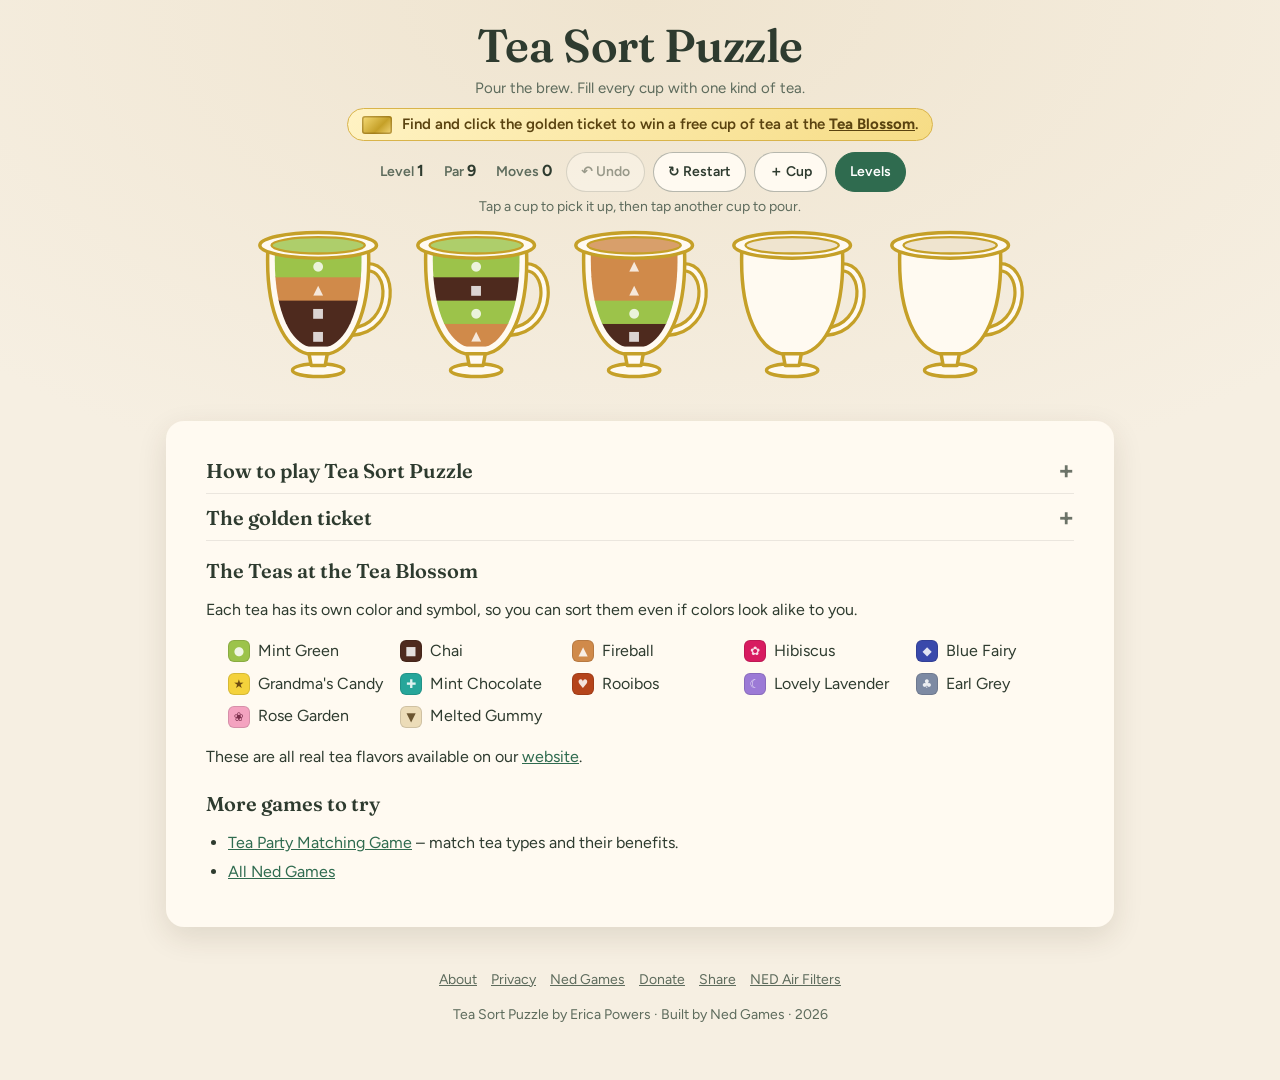
<file: index.html>
<!doctype html>
<html lang="en">
<head>
  <meta charset="utf-8">
  <meta name="viewport" content="width=device-width, initial-scale=1, viewport-fit=cover">
  <script async src="https://nedtraffic.replit.app/api/tracker.js" data-site="439bd1c2-f72c-4d14-81dc-ada761cb3c0f"></script>
  <title>Tea Sort Puzzle by Erica Powers – Free Tea Pouring Puzzle (80 Levels)</title>
  <meta name="description" content="Play Tea Sort Puzzle by Erica Powers free in your browser. Pour the tea until every cup holds one kind. 80 levels, plus a golden ticket to find.">
  <link rel="canonical" href="https://teasort.nedwebservices.com/">
  <!-- GOOGLE-VERIFICATION: paste the google-site-verification meta tag from Search Console on the next line -->

  <meta name="theme-color" content="#2f6b4f">
  <meta name="author" content="Erica Powers">
  <meta property="og:type" content="website">
  <meta property="og:site_name" content="Tea Sort Puzzle">
  <meta property="og:title" content="Tea Sort Puzzle by Erica Powers">
  <meta property="og:description" content="Pour the brew. Fill every cup with one kind of tea. 80 free levels, and a golden ticket to find.">
  <meta property="og:url" content="https://teasort.nedwebservices.com/">
  <meta property="og:image" content="https://teasort.nedwebservices.com/og-image.png">
  <meta property="og:image:width" content="1200">
  <meta property="og:image:height" content="630">
  <meta name="twitter:card" content="summary_large_image">
  <meta name="twitter:title" content="Tea Sort Puzzle by Erica Powers">
  <meta name="twitter:description" content="Pour the brew. Fill every cup with one kind of tea. 80 free levels, and a golden ticket to find.">
  <meta name="twitter:image" content="https://teasort.nedwebservices.com/og-image.png">
  <link rel="icon" href="favicon.svg" type="image/svg+xml">
  <link rel="preconnect" href="https://fonts.googleapis.com">
  <link rel="preconnect" href="https://fonts.gstatic.com" crossorigin>
  <link rel="stylesheet" href="https://fonts.googleapis.com/css2?family=Figtree:wght@400;600;700&family=Fraunces:opsz,wght@9..144,600&display=swap">
  <link rel="stylesheet" href="style.css?v=15">
  <script type="application/ld+json">
  {"@context":"https://schema.org","@type":"VideoGame","name":"Tea Sort Puzzle","url":"https://teasort.nedwebservices.com/","description":"Free tea pouring puzzle with 80 levels. Pour the brew until every cup holds one kind of tea.","genre":"Puzzle","gamePlatform":"Web browser","applicationCategory":"Game","operatingSystem":"Any","image":"https://teasort.nedwebservices.com/og-image.png","offers":{"@type":"Offer","price":"0","priceCurrency":"USD"},"author":{"@type":"Person","name":"Erica Powers"},"publisher":{"@type":"Organization","name":"Ned Games","url":"https://www.nedairfilters.com/games"}}
  </script>
</head>
<body>
  <svg width="0" height="0" style="position:absolute" aria-hidden="true" focusable="false">
    <defs>
      <clipPath id="cupInside" clipPathUnits="userSpaceOnUse">
        <path d="M18,27 C16,80 32,106 47,110 L63,110 C78,106 94,80 92,27 Z"/>
      </clipPath>
    </defs>
  </svg>
  <header class="site-header wrap">
    <h1>Tea Sort Puzzle</h1>
    <p class="tagline">Pour the brew. Fill every cup with one kind of tea.</p>
    <p class="ticket-promo"><span class="mini-ticket" aria-hidden="true"></span><span id="promoText">Find and click the golden ticket to win a free cup of tea at the <a href="https://ateapartyinabox.com/pages/the-tea-blossom">Tea Blossom</a>.</span></p>
  </header>

  <main class="wrap">
    <section class="board-area" aria-label="Game">
      <div class="toolbar" role="toolbar" aria-label="Game controls">
        <span class="stat">Level <b id="levelNum">1</b></span>
        <span class="stat">Par <b id="parNum">–</b></span>
        <span class="stat">Moves <b id="moveCount">0</b></span>
        <button class="chip" id="undoBtn" type="button" aria-label="Undo last pour">↶ Undo</button>
        <button class="chip" id="restartBtn" type="button">↻ Restart</button>
        <button class="chip" id="extraBtn" type="button" title="One extra empty cup per level">＋ Cup</button>
        <button class="chip primary" id="levelsBtn" type="button">Levels</button>
        <button class="chip gold" id="myTicketBtn" type="button" hidden>🎟️ My ticket</button>
      </div>
      <p id="hintText" class="hint-text" aria-live="polite"></p>
      <div id="board" class="board"></div>
      <noscript><p class="hint-text">Tea Sort Puzzle needs JavaScript turned on to play.</p></noscript>
    </section>

    <section class="content" id="how-to-play">
      <details class="fold">
      <summary><h2>How to play Tea Sort Puzzle</h2></summary>
      <p>Tea Sort Puzzle is a free, relaxing pouring puzzle you play right in your browser. Every cup starts with a mix of teas stacked in layers. Your job is to pour them around until each cup holds just one kind of tea.</p>
      <ul>
        <li>Tap a cup to pick it up, then tap another cup to pour.</li>
        <li>You can only pour onto the same tea, or into an empty cup.</li>
        <li>A cup holds four layers and can't be filled past the brim.</li>
        <li>Solve the level when every cup holds one kind of tea.</li>
        <li>Stuck? Use <strong>Undo</strong>, <strong>Restart</strong>, or add <strong>one extra cup</strong> per level.</li>
        <li>Every level has a <strong>par</strong>: the fewest pours it can be solved in. Finish at par for ★★★, within a few moves for ★★, or any finish for ★.</li>
        <li>80 levels, from 3 teas up to 12. Your progress and stars are saved in your browser.</li>
      </ul>
      </details>
      <details class="fold">
      <summary><h3>The golden ticket</h3></summary>
      <p>Find and click the golden ticket to win a free cup of tea at the <a href="https://ateapartyinabox.com/pages/the-tea-blossom">Tea Blossom</a>. It can only appear on the pop-up after you complete a level, and not every time, so keep solving levels and watch for it. To redeem it, show the ticket in the game on your phone at the Tea Blossom (screenshots can't be redeemed), and a staff member will mark it as redeemed. Each golden ticket expires 30 days after you find it. Once a ticket has been used or has expired, the next one is twice as hard to find.</p>
      </details>
      <h3>The Teas at the Tea Blossom</h3>
      <p>Each tea has its own color and symbol, so you can sort them even if colors look alike to you.</p>
      <ul class="tea-key" id="teaKey">
        <li><span class="swatch" style="background:#9cc34a">●</span>Mint Green</li>
        <li><span class="swatch" style="background:#4e2a1e">■</span>Chai</li>
        <li><span class="swatch" style="background:#d08a4a">▲</span>Fireball</li>
        <li><span class="swatch" style="background:#d81b60">✿</span>Hibiscus</li>
        <li><span class="swatch" style="background:#3949ab">◆</span>Blue Fairy</li>
        <li><span class="swatch" style="background:#f4d23c;color:#6b4a10">★</span>Grandma&#39;s Candy</li>
        <li><span class="swatch" style="background:#26a69a">✚</span>Mint Chocolate</li>
        <li><span class="swatch" style="background:#b5441b">♥</span>Rooibos</li>
        <li><span class="swatch" style="background:#9c7ad6">☾</span>Lovely Lavender</li>
        <li><span class="swatch" style="background:#7d8aa3">♣</span>Earl Grey</li>
        <li><span class="swatch" style="background:#f4a3c0;color:#7a2d4a">❀</span>Rose Garden</li>
        <li><span class="swatch" style="background:#ecdcb8;color:#6b5530">▼</span>Melted Gummy</li>
      </ul>
      <p class="tea-shop">These are all real tea flavors available on our <a href="https://ateapartyinabox.com/collections/tea-shop">website</a>.</p>
      <h3>More games to try</h3>
      <ul>
        <li><a href="https://teapartygame.replit.app">Tea Party Matching Game</a> – match tea types and their benefits.</li>
        <li><a href="https://www.nedairfilters.com/games">All Ned Games</a></li>
      </ul>
    </section>
  </main>

  <div data-ned-ads></div>
  <script async src="https://ads.nedwebservices.com/widget.js"></script>

  <footer class="site-footer wrap">
    <nav aria-label="Footer">
      <a href="about.html">About</a>
      <a href="privacy.html">Privacy</a>
      <a href="https://www.nedairfilters.com/games">Ned Games</a>
      <a href="https://www.nedairfilters.com/product/tipsanddonations/61">Donate</a>
      <a href="#" id="shareBtn">Share</a>
      <a href="https://www.nedairfilters.com">NED Air Filters</a>
    </nav>
    <p>Tea Sort Puzzle by Erica Powers · Built by Ned Games · 2026</p>
  </footer>

  <div class="overlay" id="winOverlay" role="dialog" aria-modal="true" aria-labelledby="winTitle">
    <div class="modal win-modal">
      <h2 id="winTitle">Tea's ready! ☕</h2>
      <div class="win-stars" id="winStars" role="img" aria-label=""></div>
      <div class="win-score"><span>Moves <b id="winMoves">0</b></span><span>Par <b id="winPar">0</b></span></div>
      <p id="winText"></p>
      <div class="actions">
        <button class="chip" id="replayBtn" type="button">Play again</button>
        <button class="chip primary" id="nextBtn" type="button">Next level →</button>
      </div>
      <button type="button" class="golden-ticket" id="goldenTicket" hidden aria-label="Golden ticket! Tap to claim"><span>GOLDEN<br>TICKET</span></button>
    </div>
  </div>

  <div class="overlay" id="ticketOverlay" role="dialog" aria-modal="true" aria-labelledby="ticketTitle">
    <div class="modal ticket-modal">
      <div class="ticket-card">
        <p class="ticket-kicker">Tea Sort Puzzle by Erica Powers</p>
        <h2 id="ticketTitle">🎟️ You found the golden ticket!</h2>
        <p class="ticket-prize">Free cup of tea at the Tea Blossom</p>
        <p class="ticket-code">Ticket code <b id="ticketCode">—</b></p>
        <p class="ticket-date" id="ticketDate"></p>
        <p class="ticket-expiry" id="ticketExpiry"></p>
      </div>
      <p id="ticketHow">Show this ticket in the game on your phone at the <a href="https://ateapartyinabox.com/pages/the-tea-blossom">Tea Blossom</a> to redeem your free cup of tea before it expires. Screenshots can't be redeemed.</p>
      <div class="ticket-actions">
        <button class="chip primary" id="closeTicketBtn" type="button">Got it</button>
        <button class="chip" id="redeemBtn" type="button">Redeem ticket</button>
      </div>
      <form class="redeem-form" id="redeemForm" hidden autocomplete="off">
        <label for="staffCode"><strong>Staff only:</strong> enter the secret code to redeem this ticket.</label>
        <input id="staffCode" type="password" inputmode="text" autocapitalize="off" autocomplete="off" spellcheck="false" placeholder="Secret code">
        <p class="redeem-error" id="redeemError" role="alert" hidden>That code isn't right. Please try again.</p>
        <div class="ticket-actions">
          <button class="chip" id="cancelRedeemBtn" type="button">Cancel</button>
          <button class="chip gold" id="confirmRedeemBtn" type="submit">Redeem</button>
        </div>
      </form>
    </div>
  </div>

  <div class="overlay" id="levelsOverlay" role="dialog" aria-modal="true" aria-labelledby="levelsTitle">
    <div class="modal">
      <h2 id="levelsTitle">Choose a level</h2>
      <p>Finish a level to unlock the next one.</p>
      <div class="level-grid" id="levelGrid"></div>
      <button class="chip" id="closeLevelsBtn" type="button">Close</button>
    </div>
  </div>

  <script src="levels.js?v=14"></script>
  <script src="game.js?v=16"></script>
</body>
</html>
</file>
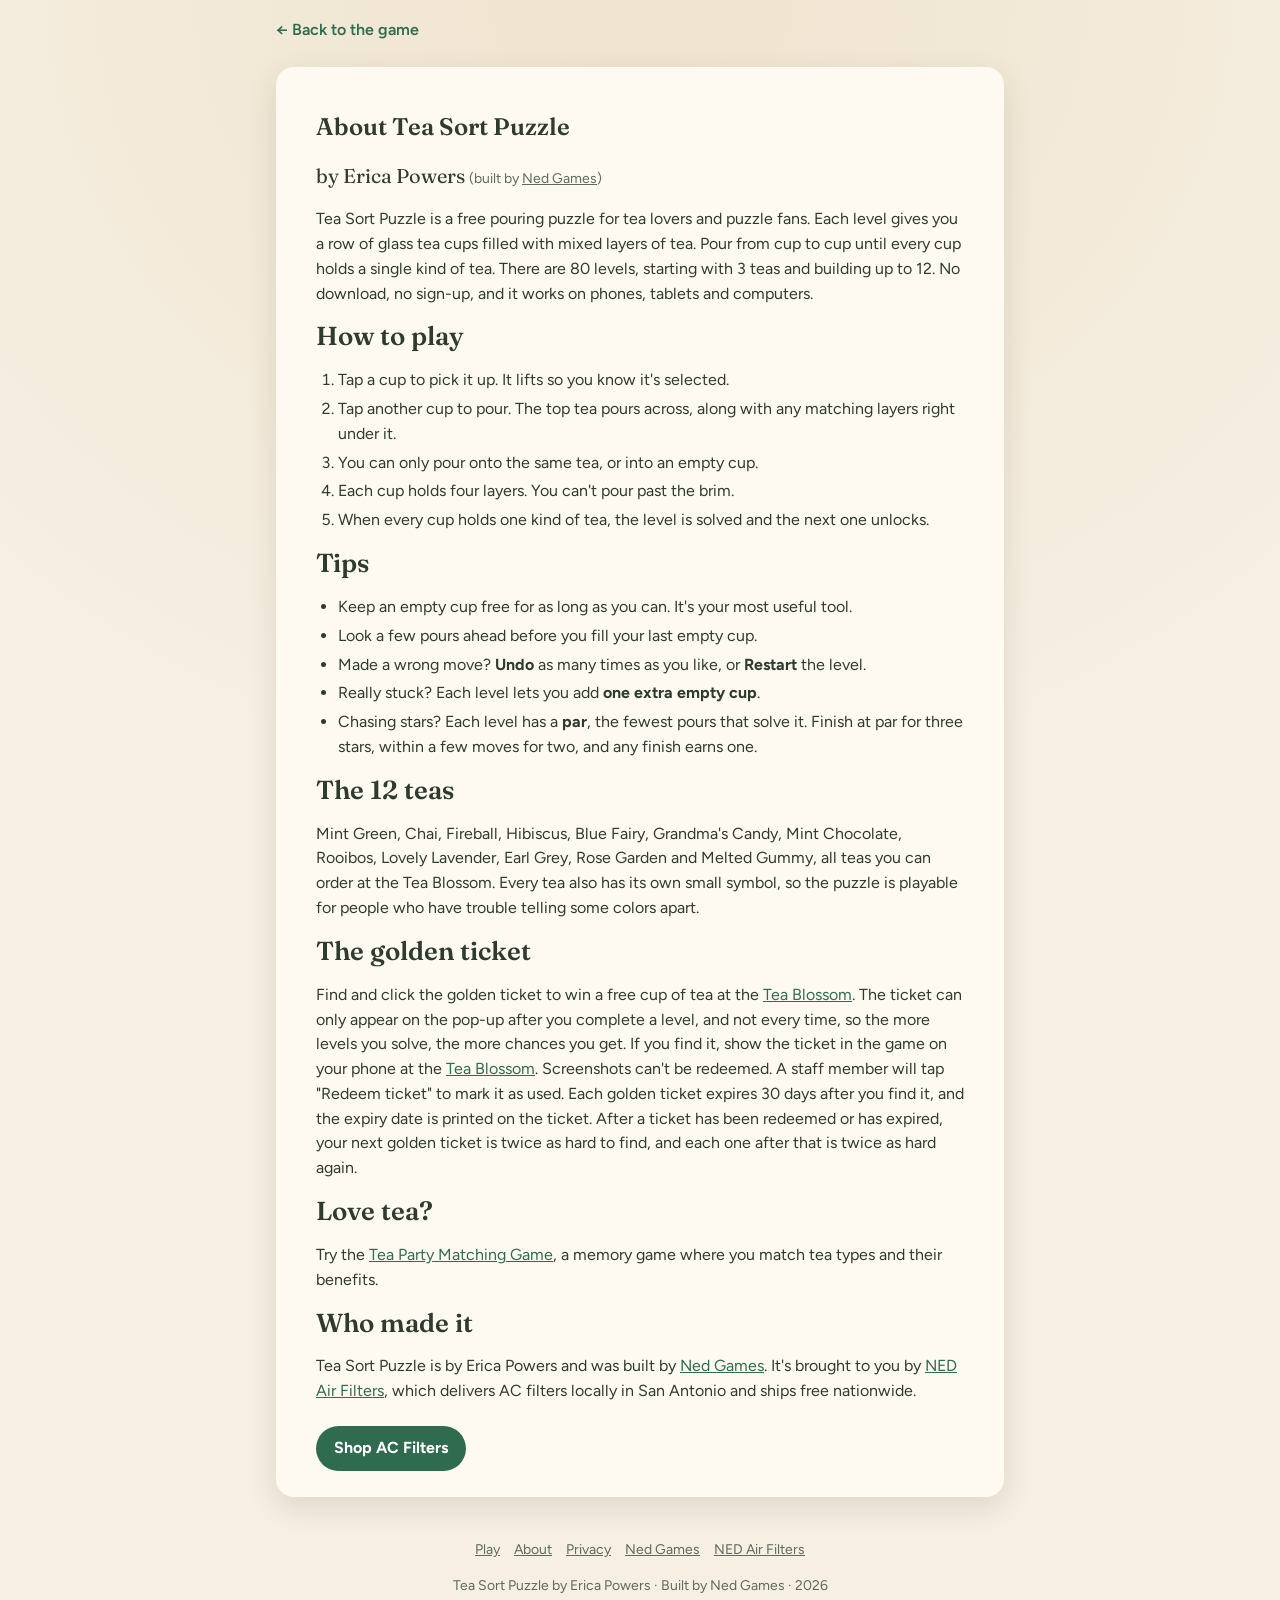
<file: about.html>
<!doctype html>
<html lang="en">
<head>
  <meta charset="utf-8">
  <meta name="viewport" content="width=device-width, initial-scale=1">
  <script async src="https://nedtraffic.replit.app/api/tracker.js" data-site="439bd1c2-f72c-4d14-81dc-ada761cb3c0f"></script>
  <title>How to Play Tea Sort Puzzle | by Erica Powers</title>
  <meta name="description" content="How to play Tea Sort Puzzle by Erica Powers: the rules for pouring, the 12 teas, and the golden ticket for a free cup of tea at the Tea Blossom.">
  <link rel="canonical" href="https://teasort.nedwebservices.com/about.html">
  <meta property="og:type" content="website">
  <meta property="og:title" content="How to Play Tea Sort Puzzle">
  <meta property="og:description" content="The rules, the 12 teas, and the story behind this free tea pouring puzzle.">
  <meta property="og:url" content="https://teasort.nedwebservices.com/about.html">
  <meta property="og:image" content="https://teasort.nedwebservices.com/og-image.png">
  <meta name="twitter:card" content="summary_large_image">
  <link rel="icon" href="favicon.svg" type="image/svg+xml">
  <link rel="preconnect" href="https://fonts.googleapis.com">
  <link rel="preconnect" href="https://fonts.gstatic.com" crossorigin>
  <link rel="stylesheet" href="https://fonts.googleapis.com/css2?family=Figtree:wght@400;600;700&family=Fraunces:opsz,wght@9..144,600&display=swap">
  <link rel="stylesheet" href="style.css?v=15">
</head>
<body>
  <main class="wrap page">
    <a class="back" href="./">← Back to the game</a>
    <article class="content">
      <h1>About Tea Sort Puzzle</h1>
      <p class="byline" style="text-align:left">by Erica Powers <span class="built">(built by <a href="https://www.nedairfilters.com/games">Ned Games</a>)</span></p>
      <p>Tea Sort Puzzle is a free pouring puzzle for tea lovers and puzzle fans. Each level gives you a row of glass tea cups filled with mixed layers of tea. Pour from cup to cup until every cup holds a single kind of tea. There are 80 levels, starting with 3 teas and building up to 12. No download, no sign-up, and it works on phones, tablets and computers.</p>

      <h2>How to play</h2>
      <ol>
        <li>Tap a cup to pick it up. It lifts so you know it's selected.</li>
        <li>Tap another cup to pour. The top tea pours across, along with any matching layers right under it.</li>
        <li>You can only pour onto the same tea, or into an empty cup.</li>
        <li>Each cup holds four layers. You can't pour past the brim.</li>
        <li>When every cup holds one kind of tea, the level is solved and the next one unlocks.</li>
      </ol>

      <h2>Tips</h2>
      <ul>
        <li>Keep an empty cup free for as long as you can. It's your most useful tool.</li>
        <li>Look a few pours ahead before you fill your last empty cup.</li>
        <li>Made a wrong move? <strong>Undo</strong> as many times as you like, or <strong>Restart</strong> the level.</li>
        <li>Really stuck? Each level lets you add <strong>one extra empty cup</strong>.</li>
        <li>Chasing stars? Each level has a <strong>par</strong>, the fewest pours that solve it. Finish at par for three stars, within a few moves for two, and any finish earns one.</li>
      </ul>

      <h2>The 12 teas</h2>
      <p>Mint Green, Chai, Fireball, Hibiscus, Blue Fairy, Grandma&#39;s Candy, Mint Chocolate, Rooibos, Lovely Lavender, Earl Grey, Rose Garden and Melted Gummy, all teas you can order at the Tea Blossom. Every tea also has its own small symbol, so the puzzle is playable for people who have trouble telling some colors apart.</p>

      <h2>The golden ticket</h2>
      <p>Find and click the golden ticket to win a free cup of tea at the <a href="https://ateapartyinabox.com/pages/the-tea-blossom">Tea Blossom</a>. The ticket can only appear on the pop-up after you complete a level, and not every time, so the more levels you solve, the more chances you get. If you find it, show the ticket in the game on your phone at the <a href="https://ateapartyinabox.com/pages/the-tea-blossom">Tea Blossom</a>. Screenshots can't be redeemed. A staff member will tap "Redeem ticket" to mark it as used. Each golden ticket expires 30 days after you find it, and the expiry date is printed on the ticket. After a ticket has been redeemed or has expired, your next golden ticket is twice as hard to find, and each one after that is twice as hard again.</p>

      <h2>Love tea?</h2>
      <p>Try the <a href="https://teapartygame.replit.app">Tea Party Matching Game</a>, a memory game where you match tea types and their benefits.</p>

      <h2>Who made it</h2>
      <p>Tea Sort Puzzle is by Erica Powers and was built by <a href="https://www.nedairfilters.com/games">Ned Games</a>. It's brought to you by <a href="https://www.nedairfilters.com">NED Air Filters</a>, which delivers AC filters locally in San Antonio and ships free nationwide.</p>
      <a class="btn-link" href="https://www.nedairfilters.com/findmyfilter">Shop AC Filters</a>
    </article>
  </main>
  <footer class="site-footer wrap">
    <nav aria-label="Footer">
      <a href="./">Play</a>
      <a href="about.html">About</a>
      <a href="privacy.html">Privacy</a>
      <a href="https://www.nedairfilters.com/games">Ned Games</a>
      <a href="https://www.nedairfilters.com">NED Air Filters</a>
    </nav>
    <p>Tea Sort Puzzle by Erica Powers · Built by Ned Games · 2026</p>
  </footer>
<div data-ned-ads></div>
<script async src="https://ads.nedwebservices.com/widget.js"></script>
</body>
</html>
</file>
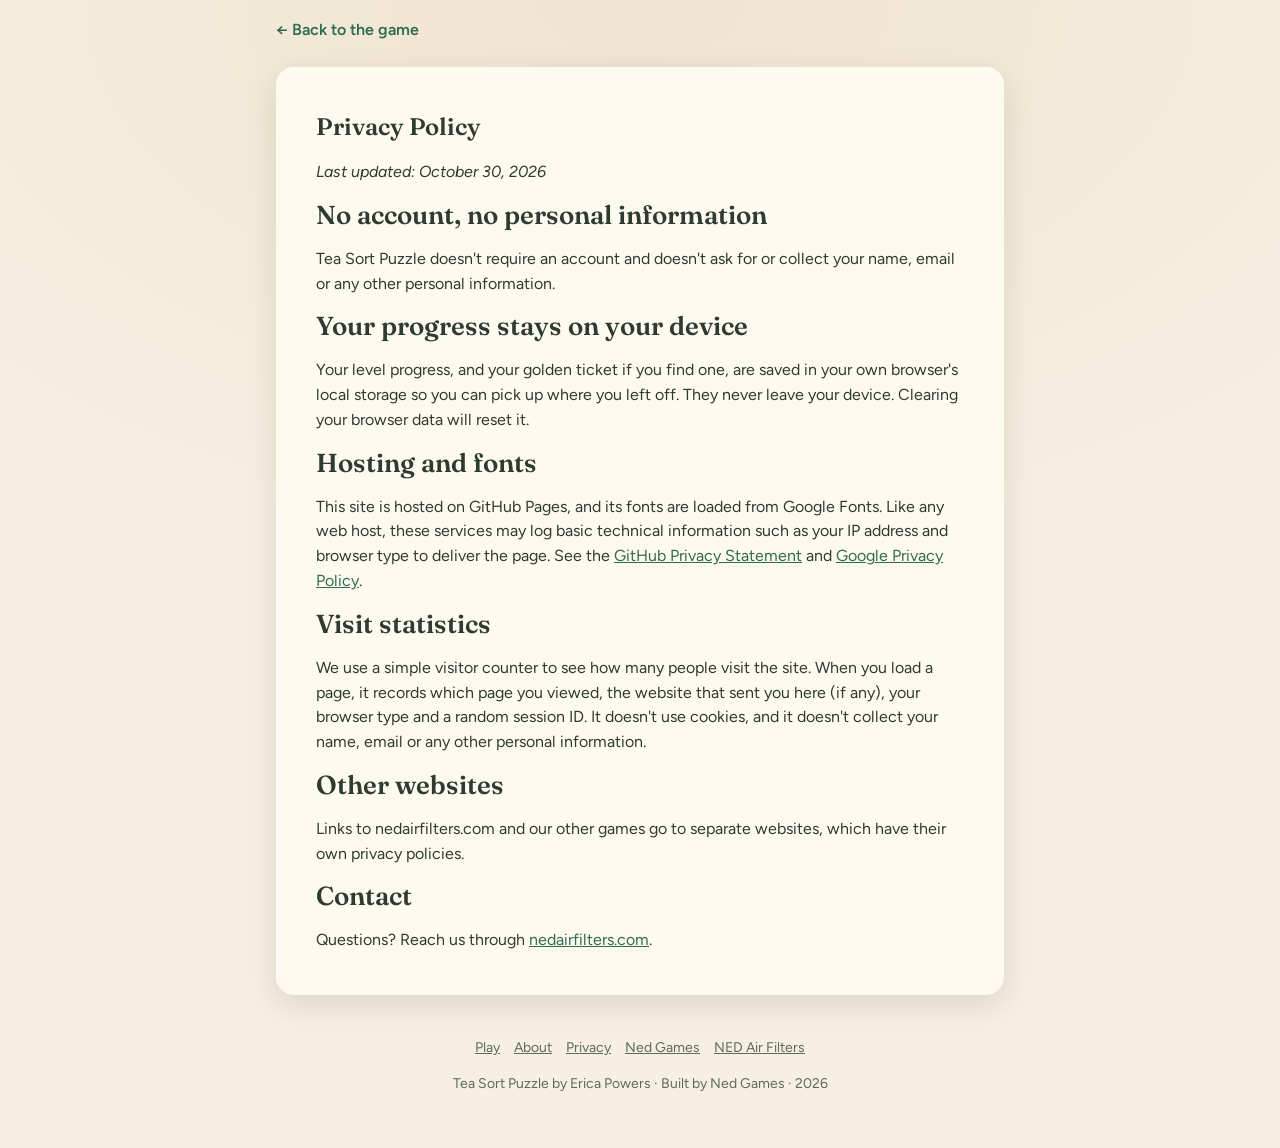
<file: privacy.html>
<!doctype html>
<html lang="en">
<head>
  <meta charset="utf-8">
  <meta name="viewport" content="width=device-width, initial-scale=1">
  <script async src="https://nedtraffic.replit.app/api/tracker.js" data-site="439bd1c2-f72c-4d14-81dc-ada761cb3c0f"></script>
  <title>Privacy Policy | Tea Sort Puzzle</title>
  <meta name="description" content="Privacy policy for Tea Sort Puzzle, a free browser game by Erica Powers, built by Ned Games.">
  <link rel="canonical" href="https://teasort.nedwebservices.com/privacy.html">
  <link rel="icon" href="favicon.svg" type="image/svg+xml">
  <link rel="preconnect" href="https://fonts.googleapis.com">
  <link rel="preconnect" href="https://fonts.gstatic.com" crossorigin>
  <link rel="stylesheet" href="https://fonts.googleapis.com/css2?family=Figtree:wght@400;600;700&family=Fraunces:opsz,wght@9..144,600&display=swap">
  <link rel="stylesheet" href="style.css?v=15">
</head>
<body>
  <main class="wrap page">
    <a class="back" href="./">← Back to the game</a>
    <article class="content">
      <h1>Privacy Policy</h1>
      <p><em>Last updated: October 30, 2026</em></p>

      <h2>No account, no personal information</h2>
      <p>Tea Sort Puzzle doesn't require an account and doesn't ask for or collect your name, email or any other personal information.</p>

      <h2>Your progress stays on your device</h2>
      <p>Your level progress, and your golden ticket if you find one, are saved in your own browser's local storage so you can pick up where you left off. They never leave your device. Clearing your browser data will reset it.</p>

      <h2>Hosting and fonts</h2>
      <p>This site is hosted on GitHub Pages, and its fonts are loaded from Google Fonts. Like any web host, these services may log basic technical information such as your IP address and browser type to deliver the page. See the <a href="https://docs.github.com/en/site-policy/privacy-policies/github-general-privacy-statement">GitHub Privacy Statement</a> and <a href="https://policies.google.com/privacy">Google Privacy Policy</a>.</p>

      <h2>Visit statistics</h2>
      <p>We use a simple visitor counter to see how many people visit the site. When you load a page, it records which page you viewed, the website that sent you here (if any), your browser type and a random session ID. It doesn't use cookies, and it doesn't collect your name, email or any other personal information.</p>

      <h2>Other websites</h2>
      <p>Links to nedairfilters.com and our other games go to separate websites, which have their own privacy policies.</p>

      <h2>Contact</h2>
      <p>Questions? Reach us through <a href="https://www.nedairfilters.com">nedairfilters.com</a>.</p>
    </article>
  </main>
  <footer class="site-footer wrap">
    <nav aria-label="Footer">
      <a href="./">Play</a>
      <a href="about.html">About</a>
      <a href="privacy.html">Privacy</a>
      <a href="https://www.nedairfilters.com/games">Ned Games</a>
      <a href="https://www.nedairfilters.com">NED Air Filters</a>
    </nav>
    <p>Tea Sort Puzzle by Erica Powers · Built by Ned Games · 2026</p>
  </footer>
<div data-ned-ads></div>
<script async src="https://ads.nedwebservices.com/widget.js"></script>
</body>
</html>
</file>
<file: style.css>
:root {
  --bg: #f6efe2;
  --bg-2: #efe4cf;
  --panel: #fffaf1;
  --ink: #2e3b2f;
  --ink-soft: #5d6b5c;
  --accent: #2f6b4f;
  --accent-ink: #ffffff;
  --gold: #c9973f;
  --cup-gold: #c5a028;
  --cup-gold-hi: #e9c85a;
  --porcelain: #fffaf1;
  --cup-inside: #efe4cf;
  --glass: rgba(255, 255, 255, 0.55);
  --glass-edge: rgba(46, 59, 47, 0.35);
  --saucer: #e6d8bd;
  --shadow: 0 10px 30px rgba(60, 45, 20, 0.12);
  --radius: 14px;
  --font-display: "Fraunces", Georgia, "Times New Roman", serif;
  --font-body: "Figtree", system-ui, -apple-system, "Segoe UI", Roboto, sans-serif;
}
@media (prefers-color-scheme: dark) {
  :root {
    --bg: #1d1a16;
    --bg-2: #26221c;
    --panel: #2b2620;
    --ink: #f1e9da;
    --ink-soft: #c2b6a2;
    --accent: #7cc49b;
    --accent-ink: #13221a;
    --gold: #e0b866;
    --cup-gold: #d9b44a;
    --cup-gold-hi: #f3d77a;
    --porcelain: #3a332a;
    --cup-inside: #241f19;
    --glass: rgba(255, 255, 255, 0.10);
    --glass-edge: rgba(241, 233, 218, 0.35);
    --saucer: #3b342b;
    --shadow: 0 10px 30px rgba(0, 0, 0, 0.35);
  }
}

* { box-sizing: border-box; }
[hidden] { display: none !important; }
html { -webkit-text-size-adjust: 100%; }
body {
  margin: 0;
  background: radial-gradient(120% 80% at 50% 0%, var(--bg-2), var(--bg) 60%);
  background-color: var(--bg);
  color: var(--ink);
  font-family: var(--font-body);
  line-height: 1.55;
  min-height: 100vh;
}
a { color: var(--accent); }
a:hover { text-decoration-thickness: 2px; }
.wrap { max-width: 980px; margin: 0 auto; padding: 0 16px; }

/* Header */
.site-header { padding: 14px 0 4px; text-align: center; }
.eyebrow {
  font-size: 12px; letter-spacing: .18em; text-transform: uppercase;
  color: var(--ink-soft); font-weight: 600; margin: 0;
}
.eyebrow a { color: inherit; text-decoration: none; }
h1, h2, h3 { font-family: var(--font-display); font-weight: 600; line-height: 1.15; }
.site-header h1 { font-size: clamp(30px, 6vw, 46px); margin: 6px 0 4px; letter-spacing: -0.01em; }
.tagline { margin: 0; color: var(--ink-soft); font-size: 15px; }
.byline { margin: 0 0 6px; font-family: var(--font-display); font-size: 20px; color: var(--ink); }
.byline .built { font-family: var(--font-body); font-size: 14px; color: var(--ink-soft); }
.byline .built a { color: inherit; }
.ticket-promo {
  display: inline-flex; align-items: center; gap: 10px; margin: 8px auto 0; padding: 4px 14px;
  border-radius: 999px; font-weight: 600; font-size: 15px; color: #5a4310;
  background: linear-gradient(135deg, #fff3c4, #f6dc85); border: 1px solid #d9b44a; max-width: 100%;
}
@media (prefers-color-scheme: dark) { .ticket-promo { color: #3a2a05; } }
.ticket-promo a, #ticketHow a { color: inherit; font-weight: 700; }
.modal.win-modal { position: relative; }
.win-modal .golden-ticket {
  position: relative; display: block; margin: 18px auto 2px; width: 132px; height: 70px;
  font-size: 15px; letter-spacing: .12em; --rot: -3deg;
  animation: glint 4s ease-in-out infinite, wiggle 2.6s ease-in-out infinite;
}
.win-modal .golden-ticket span { margin: 8px 12px; padding: 6px 0; }
@keyframes wiggle { 0%, 80%, 100% { transform: rotate(var(--rot)) scale(1); } 85% { transform: rotate(4deg) scale(1.06); } 90% { transform: rotate(-6deg) scale(1.06); } 95% { transform: rotate(2deg) scale(1.03); } }
.mini-ticket { flex: none; width: 30px; height: 18px; border-radius: 3px; background: linear-gradient(135deg, #f7dd78, #c5a028 60%, #f3d77a); box-shadow: inset 0 0 0 1.5px rgba(120,85,10,.45); }

/* Golden ticket */
.golden-ticket {
  position: absolute; z-index: 6; width: 58px; height: 34px; padding: 0; cursor: pointer;
  border: 0; border-radius: 4px; transform: rotate(var(--rot, -12deg));
  background: linear-gradient(135deg, #fbe9a0 0%, #d9b030 35%, #f6dd7c 55%, #b88a14 100%);
  box-shadow: 0 2px 6px rgba(90,60,0,.35), inset 0 0 0 2px rgba(255,248,220,.6);
  color: #6b4b06; font: 800 7.5px/1.05 var(--font-body); letter-spacing: .08em;
  -webkit-mask: radial-gradient(circle 5px at 0 50%, transparent 98%, #000) left / 51% 100% no-repeat,
                radial-gradient(circle 5px at 100% 50%, transparent 98%, #000) right / 51% 100% no-repeat;
          mask: radial-gradient(circle 5px at 0 50%, transparent 98%, #000) left / 51% 100% no-repeat,
                radial-gradient(circle 5px at 100% 50%, transparent 98%, #000) right / 51% 100% no-repeat;
  animation: glint 4s ease-in-out infinite;
}
.golden-ticket span { display: block; border: 1px dashed rgba(107,75,6,.5); margin: 4px 7px; padding: 2px 0; border-radius: 2px; }
.golden-ticket:focus-visible { outline: 3px solid var(--accent); outline-offset: 3px; }
.golden-ticket.inline { position: relative; display: inline-block; vertical-align: middle; margin-left: 8px; }
@keyframes glint { 0%, 88%, 100% { filter: brightness(1); } 92% { filter: brightness(1.35); } }
.chip.gold { background: linear-gradient(135deg, #fbe9a0, #e0bb45); border-color: #c5a028; color: #4d3605; }

.ticket-modal { padding: 22px; }
.ticket-card {
  border-radius: 14px; padding: 20px 18px 16px; margin-bottom: 14px; color: #4d3605;
  background: linear-gradient(135deg, #fff3c4 0%, #f1cd5e 45%, #fbe9a0 70%, #d9ad2b 100%);
  box-shadow: inset 0 0 0 3px rgba(255,250,230,.7), inset 0 0 0 5px rgba(150,110,15,.35);
}
.ticket-card h2 { color: #3b2902; font-size: 26px; }
.ticket-kicker { margin: 0; font-size: 12px; letter-spacing: .14em; text-transform: uppercase; font-weight: 700; color: #6b4b06 !important; }
.ticket-prize { font-family: var(--font-display); font-size: 20px; color: #3b2902 !important; margin: 4px 0 10px !important; }
.ticket-code { font-size: 15px; color: #4d3605 !important; margin: 0 !important; }
.ticket-code b { font-family: ui-monospace, "SF Mono", Menlo, monospace; font-size: 20px; letter-spacing: .12em; display: block; color: #2e1f00; }
.ticket-date { font-size: 13px; color: #6b4b06 !important; margin: 4px 0 0 !important; }

/* Toolbar */
.toolbar {
  display: flex; flex-wrap: wrap; gap: 8px; justify-content: center; align-items: center;
  margin: 6px auto 2px;
}
.chip {
  background: var(--panel); border: 1px solid var(--glass-edge); color: var(--ink);
  border-radius: 999px; padding: 8px 14px; font: 600 14px/1 var(--font-body);
  cursor: pointer; display: inline-flex; align-items: center; gap: 6px; min-height: 40px;
}
.chip:hover:not(:disabled) { border-color: var(--accent); }
.chip:disabled { opacity: .45; cursor: not-allowed; }
.chip.primary { background: var(--accent); color: var(--accent-ink); border-color: var(--accent); }
.stat { font-weight: 600; color: var(--ink-soft); font-size: 14px; padding: 0 6px; }
.stat b { color: var(--ink); font-size: 16px; }

/* Board */
.board-area { position: relative; }
.board {
  display: flex; flex-wrap: wrap; justify-content: center; align-content: flex-start;
  gap: 0 18px; padding: 2px 8px 18px; min-height: 0;
}
.cup {
  --cw: 140px;
  position: relative; width: var(--cw); padding: 10px 0 0; background: none; border: 0; cursor: pointer;
  transition: transform .18s ease; -webkit-tap-highlight-color: transparent;
}
.cup:focus-visible { outline: 3px solid var(--gold); outline-offset: 4px; border-radius: 12px; }
.teacup { display: block; width: 100%; height: auto; overflow: visible; }
.teacup .porcelain { fill: var(--porcelain); }
.teacup .gold-line { stroke: var(--cup-gold); stroke-width: 3; stroke-linejoin: round; }
.teacup .porcelain.gold-line { stroke: var(--cup-gold); }
.teacup .handle-outer { fill: none; stroke: var(--cup-gold); stroke-width: 9; stroke-linecap: round; }
.teacup .handle-inner { fill: none; stroke: var(--porcelain); stroke-width: 3.5; stroke-linecap: round; }
.teacup .opening { fill: var(--cup-inside); stroke: var(--cup-gold); stroke-width: 2; }
.teacup .opening-tea { stroke: var(--cup-gold); stroke-width: 2; }
.teacup .glyph { font: 600 11px var(--font-body); fill: rgba(255,255,255,.8); }
.teacup .glyph.light { fill: rgba(60,40,20,.55); }
.layer.pour-in { animation: fillIn .32s ease-out both; transform-box: fill-box; transform-origin: bottom; }
@keyframes fillIn { from { transform: scaleY(0); opacity: .4; } to { transform: scaleY(1); opacity: 1; } }

.cup.selected { transform: translateY(-18px); }
.cup.selected .teacup { filter: drop-shadow(0 0 5px rgba(233,200,90,.9)) drop-shadow(0 8px 10px rgba(197,160,40,.35)); }
.cup.selected .gold-line, .cup.selected .handle-outer, .cup.selected .opening, .cup.selected .opening-tea { stroke: var(--cup-gold-hi); }
.cup.shake { animation: shake .3s; }
@keyframes shake { 25% { transform: translateX(-5px); } 75% { transform: translateX(5px); } }

/* steam on finished cups */
.cup .steam { position: absolute; left: 22%; top: -12px; width: 48%; height: 24px; opacity: 0; pointer-events: none; }
.cup.done .steam { opacity: 1; }
.steam span {
  position: absolute; bottom: 0; width: 6px; height: 20px; border-radius: 6px;
  background: linear-gradient(to top, rgba(160,150,135,.55), transparent);
  animation: steam 2.4s ease-in-out infinite;
}
.steam span:nth-child(1) { left: 15%; animation-delay: 0s; }
.steam span:nth-child(2) { left: 45%; animation-delay: .7s; }
.steam span:nth-child(3) { left: 75%; animation-delay: 1.4s; }
@keyframes steam { 0% { transform: translateY(6px) scaleX(1); opacity: 0; } 40% { opacity: .9; } 100% { transform: translateY(-14px) scaleX(1.6); opacity: 0; } }

.hint-text { text-align: center; color: var(--ink-soft); font-size: 14px; line-height: 1.35; margin: 6px 0 0; min-height: 19px; }

/* Overlay / modal */
.overlay {
  position: fixed; inset: 0; background: rgba(30, 22, 12, .45);
  display: none; align-items: center; justify-content: center; padding: 16px; z-index: 50;
}
.overlay.open { display: flex; }
.modal {
  background: var(--panel); color: var(--ink); border-radius: 18px; box-shadow: var(--shadow);
  width: min(520px, 100%); max-height: 88vh; overflow: auto; padding: 24px; text-align: center;
}
.modal h2 { margin: 0 0 6px; font-size: 28px; }
.modal p { margin: 6px 0 14px; color: var(--ink-soft); }
.modal .actions { display: flex; gap: 10px; justify-content: center; flex-wrap: wrap; }
.level-grid { display: grid; grid-template-columns: repeat(auto-fill, minmax(48px, 1fr)); gap: 8px; margin: 12px 0 18px; }
.level-grid button {
  height: 52px; display: flex; flex-direction: column; align-items: center; justify-content: center; gap: 1px; padding: 0; border-radius: 10px; border: 1px solid var(--glass-edge); background: var(--bg);
  color: var(--ink); font: 600 15px var(--font-body); cursor: pointer;
}
.level-grid button.done { background: var(--accent); color: var(--accent-ink); border-color: var(--accent); }
.level-grid button.current { outline: 3px solid var(--gold); }
.level-grid button:disabled { opacity: .35; cursor: not-allowed; }

/* Content sections */
.content { background: var(--panel); border-radius: 18px; box-shadow: var(--shadow); padding: 26px clamp(18px, 4vw, 40px); margin: 24px 0; }
.content h2 { font-size: 26px; margin: 0 0 10px; }
.content h3 { font-size: 20px; margin: 22px 0 8px; }
.content ul, .content ol { padding-left: 22px; }
.content li { margin: 4px 0; }
.tea-key { display: grid; grid-template-columns: repeat(auto-fill, minmax(150px, 1fr)); gap: 8px 14px; padding: 0; list-style: none; }
.tea-key li { display: flex; align-items: center; gap: 8px; margin: 0; }
.swatch { width: 22px; height: 22px; border-radius: 6px; flex: none; display: inline-flex; align-items: center; justify-content: center; font-size: 12px; color: rgba(255,255,255,.85); border: 1px solid rgba(0,0,0,.12); }
.btn-link {
  display: inline-block; background: var(--accent); color: var(--accent-ink); text-decoration: none;
  padding: 10px 18px; border-radius: 999px; font-weight: 700; margin-top: 6px;
}
.page { max-width: 760px; }
.back { display: inline-block; margin-top: 18px; font-weight: 600; text-decoration: none; }

/* Footer */
.site-footer { text-align: center; padding: 18px 0 40px; color: var(--ink-soft); font-size: 14px; }
.site-footer nav { display: flex; flex-wrap: wrap; justify-content: center; gap: 6px 14px; margin-bottom: 8px; }
.site-footer a { color: var(--ink-soft); }

.sr-only { position: absolute; width: 1px; height: 1px; overflow: hidden; clip: rect(0 0 0 0); white-space: nowrap; }

@media (max-width: 520px) {
  .tagline { font-size: 14px; }
  .ticket-promo { border-radius: 14px; font-size: 14px; padding: 5px 12px; text-align: left; line-height: 1.35; }
  /* Cups per row on phones: change --phone-cols to 4 for four in a row */
  .board { --phone-cols: 3; }
  .cup { --cw: min(130px, calc((100vw - 32px - (var(--phone-cols) - 1) * 6px) / var(--phone-cols) - 1px)); padding-top: 8px; }
  .board { min-height: 0; }
  .board { gap: 0 6px; padding: 0 0 16px; min-height: 0; }
}
@media (prefers-reduced-motion: reduce) {
  *, *::before, *::after { animation-duration: .01ms !important; transition-duration: .01ms !important; }
}

/* Par and stars */
.win-stars { font-size: 40px; line-height: 1; letter-spacing: 6px; color: var(--cup-gold); margin: 6px 0 8px; text-shadow: 0 2px 0 rgba(120,85,10,.18); }
.win-score { display: flex; justify-content: center; gap: 22px; font-weight: 600; color: var(--ink-soft); }
.win-score b { color: var(--ink); font-size: 20px; margin-left: 4px; }
.lvl-stars { font-size: 10px; letter-spacing: 1px; line-height: 1; color: inherit; opacity: .9; }
.ticket-expiry { font-size: 14px; font-weight: 700; color: #3b2902 !important; margin: 6px 0 0 !important; }
.ticket-card.expired { filter: grayscale(.85); opacity: .75; }
.ticket-actions { display: flex; gap: 10px; justify-content: center; flex-wrap: wrap; }
.redeem-form { margin-top: 16px; padding-top: 14px; border-top: 1px dashed var(--glass-edge); text-align: left; }
.redeem-form label { display: block; font-size: 14px; color: var(--ink-soft); margin-bottom: 8px; }
.redeem-form input {
  width: 100%; font: 600 18px var(--font-body); padding: 10px 12px; border-radius: 10px; margin-bottom: 10px;
  border: 1px solid var(--glass-edge); background: var(--bg); color: var(--ink);
}
.redeem-form input:focus { outline: 3px solid var(--gold); outline-offset: 1px; }
.redeem-error { color: #b3261e; font-size: 14px; font-weight: 600; margin: -2px 0 10px !important; }
.ticket-redeemed-stamp { display: inline-block; margin-top: 8px; padding: 4px 12px; border: 3px solid #6b4b06; border-radius: 6px; font-weight: 800; letter-spacing: .14em; color: #3b2902; transform: rotate(-4deg); }

/* Collapsible How to Play / Golden ticket sections (text stays in the HTML for Google) */
.content details.fold { border-bottom: 1px solid rgba(0,0,0,.08); }
.content details.fold + details.fold { margin-top: 0; }
.content details.fold summary { list-style: none; cursor: pointer; display: flex; align-items: center; justify-content: space-between; gap: 12px; padding: 10px 0; }
.content details.fold summary::-webkit-details-marker { display: none; }
.content details.fold summary h2, .content details.fold summary h3 { margin: 0; font-size: 20px; }
.content details.fold summary::after { content: "+"; font-size: 26px; line-height: 1; font-weight: 700; opacity: .7; flex: none; }
.content details.fold[open] summary::after { content: "−"; }
.content details.fold > :last-child { margin-bottom: 14px; }
.content details.fold + h3 { margin-top: 18px; }
</file>
